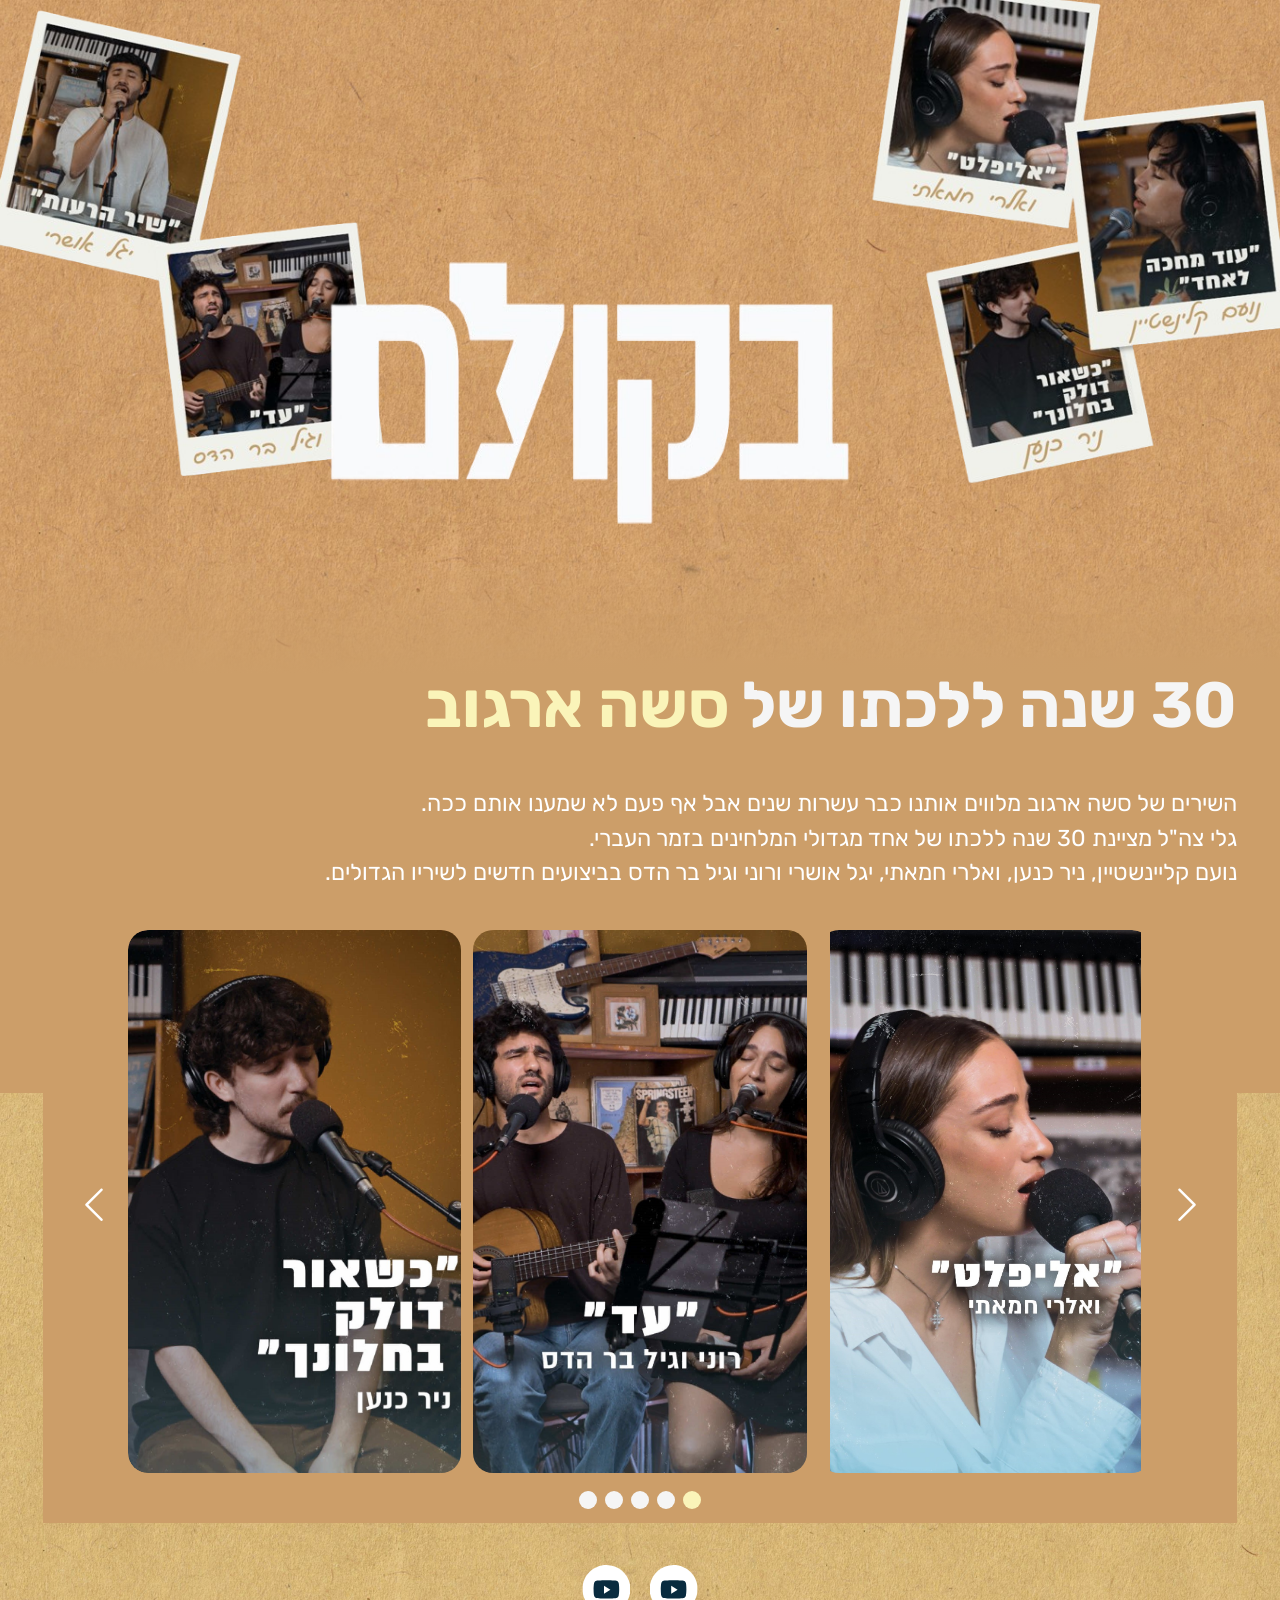
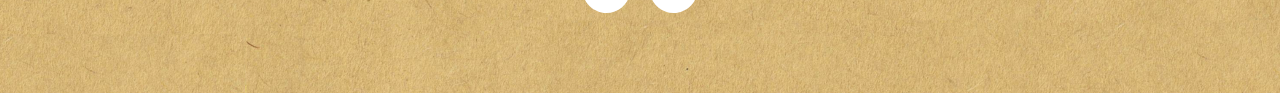
<file: bb.html>
<!doctype html>
<html lang="he" dir="rtl">
<head>
<meta charset="utf-8" />
<meta name="viewport" content="width=device-width,initial-scale=1" />
<link rel="preconnect" href="https://fonts.googleapis.com">
<link rel="preconnect" href="https://fonts.gstatic.com" crossorigin>
<link href="https://fonts.googleapis.com/css2?family=Assistant:wght@200..800&family=Rubik:ital,wght@0,300..900;1,300..900&family=Varela+Round&display=swap" rel="stylesheet">
<title>30 שנה לסשה ארגוב</title>
<link rel="stylesheet" href="https://cdn.jsdelivr.net/npm/swiper@8/swiper-bundle.min.css" />
<link rel="stylesheet" href="styles2.css" />
<link rel="stylesheet" href="https://cdn.jsdelivr.net/npm/bootstrap-icons@1.11.3/font/bootstrap-icons.min.css">
<style>
body {
  margin: 0;
  padding: 0;
  overflow-x: hidden; /* מונע גלילה מיותרת */
}

    .banner {
    position: relative;
    background-image: url("bg-2.png");
    background-size: cover;
    background-repeat: no-repeat;
    overflow: hidden;
    min-height: 900px;
}

    .banner .big-logo {
        position: absolute;
        top: 212px;
        left: 50%;
        transform: translateX(-50%);
        padding-right: 80px;
    }

        .banner .big-logo img {
            height: 406px;
        }

    .banner .left-side {
        position: absolute;
        left: 0;
        width: 735px;
        height: 900px;
        background-image: url("רוני_וגיל_בר_הדס-removebg-preview.png");
        background-size: contain;
        background-repeat: no-repeat;
    }

    .banner .right-side {
        position: absolute;
        right: 0;
        width: 764px;
        height: 900px;
        background-image: url("trytyry1.png");
        background-size: contain;
        background-repeat: no-repeat;

    }

    .banner .gradient {
        position: absolute;
        bottom: 0;
        height: 250px;
        width: 100%;
        background: linear-gradient(180deg, rgba(9, 43, 63, 0) 0%, #cc9e69 100%);
    }

.full-width-container {
    position: relative;
    background-position: bottom center;
    background-repeat: no-repeat;
    background-size: contain;
    background-color: #cc9e69;
}

.content-container {
    max-width: 1280px;
    margin: 0 auto;
    padding-bottom: 30px;
}

.about-project {
    margin-bottom: 140px;
}

    .about-project .title {
        font-size: 64px;
        font-family: "Rubik", sans-serif;
        font-weight: bold;
        line-height: 60.67px;
        margin-bottom: 16px;
        color: whitesmoke;
    }

        .about-project .title .highlight {
            color: #FAF4B9;
        }

    .about-project .description {
        max-width: 950px;
        font-size: 23px;
        line-height: 1.5;
        font-family: "Rubik", sans-serif;
        color: white;
        white-space: pre-line;
    }

.producers {
    margin: 0 auto;
    max-width: 815px;
    text-align: center;
    font-size: 16px;
    font-weight: 400;
    line-height: 1.75;
}

    .producers .item {
        margin-left: 16px;
        display: inline-block;
    }

        .producers .item:last-child {
            margin-left: 0;
        }

        .producers .item .title {
            margin-left: 4px;
        }

            .producers .item .title:last-child {
                margin-left: 0;
            }

    .producers .value {
        font-weight: bold;
    }

    .songs-slider {
  margin-bottom: 0;
  padding-bottom: 0;
}

@media (min-width: 1367px) and (max-width: 1700px) {
    .banner .left-side {
        width: 500px;
    }

    .banner .right-side {
        width: 550px;
    }
}

@media (min-width: 1025px) and (max-width: 1366px) {
    .banner {
        min-height: 675px;
    }

        .banner .big-logo {
            top: 244px;
        }

            .banner .big-logo img {
                height: 304px;
            }

        .banner .left-side {
            width: 443px;
            height: 675px;
        }

        .banner .right-side {
            width: 450px;
            height: 627px;
        }

        .banner .gradient {
            height: 120px;
        }

    .full-width-container {
        background-image: url("עיצוב ללא שם (4).png");
    }

    .content-container {
        max-width: 100%;
        margin: 0 auto;
        padding: 0 43px 30px 43px;
    }
}

@media (min-width: 768px) and (max-width: 1024px) {
    .banner {
        min-height: 443px;
    }

        .banner .big-logo {
            top: 100%;
        }

            .banner .big-logo img {
                height: 140px;
            }

        .banner .left-side {
            width: 304px;
            height: 443px;
            background-image: url("https://i.imgur.com/s2mxU86.png");
        }

        .banner .right-side {
            top: 95px;
            width: 180px;
            height: 350px;
            background-image: url("https://i.imgur.com/uZvaoI2.jpeg");
        }

        .banner .gradient {
            height: 0;
        }

    .full-width-container {
        background-image: url("");
    }

    .content-container {
        max-width: 100%;
        padding-bottom: 290px;
    }

    .about-project {
        margin-bottom: 80px;
        padding: 0 30px;
    }

        .about-project .title {
            font-size: 40px;
            line-height: 40px;
            margin-bottom: 8px;
        }

            .about-project .title .highlight {
                color: #FAF4B9;
            }

        .about-project .description {
            max-width: 100%;
            font-size: 20px;
            line-height: 30px;
        }

    .producers {
        max-width: 100%;
        text-align: right;
        padding: 0 30px;
    }
}

@media screen and (max-width: 850px) {
    .banner {
        background-image: url("bg-2.png");
        background-size: cover;
        min-height: 725px;
    }

        .banner .big-logo {
            top: 310px;
        }

            .banner .big-logo img {
                height: 100%; width: 100%; object-fit: contain;
            }

        .banner .left-side {
            height: 100%;
            background-image: url("טאב_שמאל_טלפון-removebg-preview.png");
            padding-top: 50px;
        }

        .banner .right-side {
            top: 254px;

            background-image: url("טאב_ימין_טלפון-removebg-preview.png");
        }

        .banner .gradient {
            height: 180px;
        }

    .full-width-container {
        background-image: url("");
    }

    .content-container {
        max-width: 100%;
    }

    .about-project {
        margin-bottom: 80px;
        padding: 0 30px;
    }

        .about-project .title {
            font-size: 35px;
            font-weight: bold;
            line-height: 40px;
            margin-bottom: 8px;
        }

        .about-project .description {
            max-width: 100%;
        }

    .producers {
        max-width: 100%;
        text-align: right;
        padding: 0 30px;
    }

    
  .banner .left-side {
    width: 80vw;
  }

  .banner .right-side {
    width: 70vw;
    margin-top: 10px;
  }
}

.page {
    position: relative;
    min-height: 100vh;
}


.slider-wrapper {
  max-width: 1200px;
  margin: 0 auto;
}


.swiper-button-next {
  right: 0px;
  color: white;
  font-size: 40px;
}

.swiper-button-prev {
  left: 0px;
  color: white;
  font-size: 40px;
}

.floating-icons {
  bottom: 30px;
  left: 50%;
    transform: translateX(-50%);

  display: flex;
  gap: 20px;
  position: absolute;
}

.icon-circle {
  width: 60px;
  height: 60px;
  background: white;
  border-radius: 50%;
  
  display: flex;
  align-items: center;
  justify-content: center;

  font-size: 24px;
  color: black;

  box-shadow: 0 4px 12px rgba(0,0,0,0.2);
  cursor: pointer;
}

.icon-circle:hover {
  transform: scale(1.1);
}

.icon-circle:active {
  transform: scale(0.95);
}

@media screen and (max-width: 1024px) {
  .banner {
    min-height: 620px;
  }

  .banner .big-logo {
    width: min(320px, 55vw);
    height: 100%;
    top: 40%;
  }

  .banner .left-side {
    width: 70vw;
  }

  .banner .right-side {
    width: 70vw;
    margin-top: 10px;
  }

  .banner .gradient {
    height: 120px;
  }
}



</style>
</head>

<body>

<!-- באנר -->
<div class="banner">
    <div class="left-side"></div>

    <div class="big-logo">
        <img src="bekolamLogo.png" alt="img-logo"  draggable="false">
    </div>

    <div class="right-side"></div>
    <div class="gradient"></div>
</div>

<!-- תוכן -->
<div class="full-width-container">
<div class="content-container">

    <!-- על הפרויקט -->
    <div class="about-project">
        <h1 class="title" style="margin-top: 0px;">
           30 שנה ללכתו של<span class="highlight"> סשה ארגוב</span> 
        </h1>

        <div class="description">
           השירים של סשה ארגוב מלווים אותנו כבר עשרות שנים אבל אף פעם לא שמענו אותם ככה. 
גלי צה"ל מציינת 30 שנה ללכתו של אחד מגדולי המלחינים בזמר העברי.
 נועם קליינשטיין, ניר כנען, ואלרי חמאתי, יגל אושרי ורוני וגיל בר הדס בביצועים חדשים לשיריו הגדולים.
        </div>

        <section class="songs-slider" style="background-color: #cc9e69;">
        <div class="card__container swiper">
          <div class="card__content">
            <div class="swiper-wrapper">

                <article class="card__article swiper-slide">
                <div class="card__image">
                  <img src="אליפלט 1.jpg" alt="image" class="card__img">
                </div>
              </article>

              <article class="card__article swiper-slide">
                <div class="card__image">
                  <img src="עד - Copy1.jpg" alt="image" class="card__img">
                </div>
              </article>

              <article class="card__article swiper-slide">
                <div class="card__image">
                  <img src="כשאור דולק בחלונך.jpg" alt="image" class="card__img">
                </div>
              </article>

              <article class="card__article swiper-slide">
                <div class="card__image">
                  <img src="שיר הרעות.jpg" alt="image" class="card__img">
                </div>
              </article>

              <article class="card__article swiper-slide">
                <div class="card__image">
                  <img src="עוד מחכה לאחד.jpg" alt="image" class="card__img">
                </div>
              </article>
            </div>
          </div>

          <div class="swiper-button-next">
            <i class="bi bi-chevron-right"></i>
          </div>

          <div class="swiper-button-prev">
            <i class="bi bi-chevron-left"></i>
          </div>

          <div class="swiper-pagination"></div>
        </div>
      </section>

      <a href="https://www.youtube.com/watch?v=f-frZ5XF-IU&list=PLx4jClAH_07x9CG4a37tyAuV74QBVMS9K" target="_blank">
        <img src="youtube.svg" alt="youtube" class="floating-icons" style="bottom: 80px; left: 50%; transform: translateX(-120%);"> 
      </a>

      <a href="https://www.youtube.com/watch?v=f-frZ5XF-IU&list=PLx4jClAH_07x9CG4a37tyAuV74QBVMS9K" target="_blank">
        <img src="youtube.svg" alt="youtube" class="floating-icons" style="bottom: 80px; left: 50%; transform: translateX(20%);"> 
      </a>

    </div>

    

    </div>
  </div>

  

<script src="https://cdn.jsdelivr.net/npm/swiper@8/swiper-bundle.min.js"></script>
  <script>
  let swiperCards = new Swiper(".card__content", {
  loop: true,
  spaceBetween: 12,
  grabCursor: true,
  centeredSlides: false,

  slidesPerView: 1.1, // 🔥 תמונה אחת + הצצה

  autoplay: {
    delay: 3000,
    disableOnInteraction: false,
  },

  pagination: {
    el: ".swiper-pagination",
    clickable: true,
  },

  navigation: {
    nextEl: ".swiper-button-next",
    prevEl: ".swiper-button-prev",
  },

  breakpoints: {
    768: {
      slidesPerView: 1,
      centeredSlides: true,
    },
    968: {
      slidesPerView: 3,
    },
  },
});
</script>

</div>
</div>


</body>
</html>
</file>
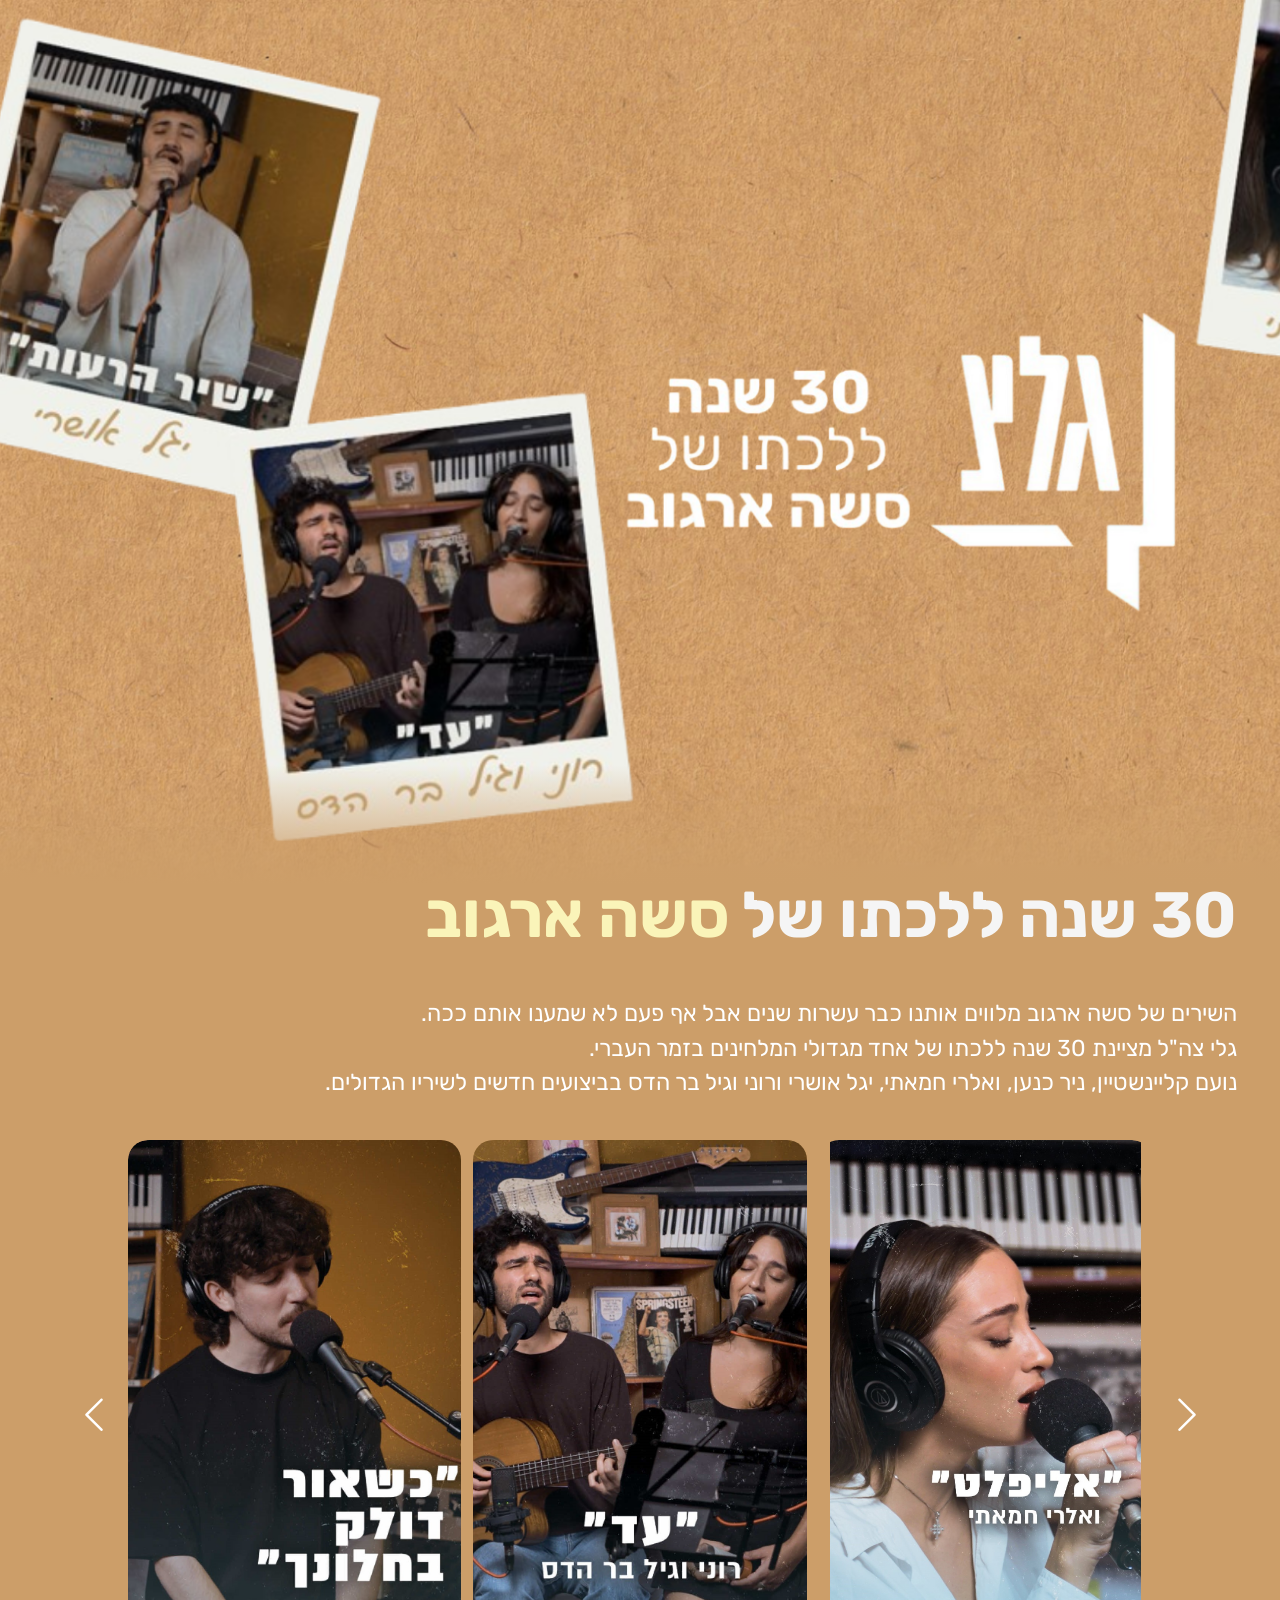
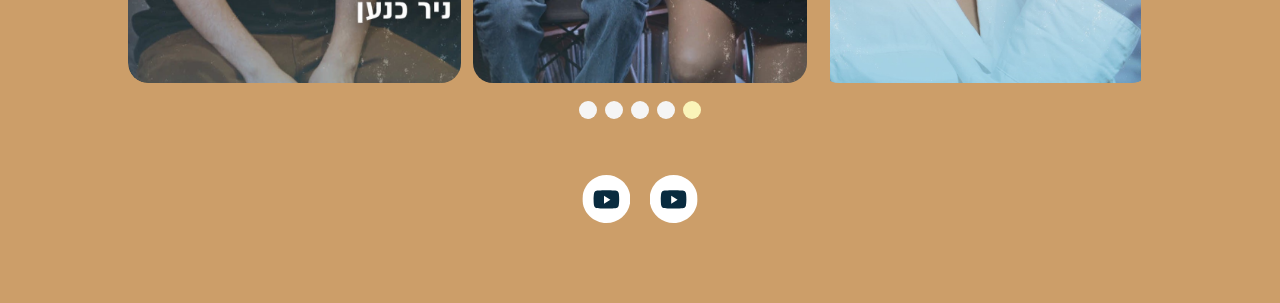
<file: try3.html>
<!doctype html>
<html lang="he" dir="rtl">
<head>
<meta charset="utf-8" />
<meta name="viewport" content="width=device-width,initial-scale=1" />
<link rel="preconnect" href="https://fonts.googleapis.com">
<link rel="preconnect" href="https://fonts.gstatic.com" crossorigin>
<link href="https://fonts.googleapis.com/css2?family=Assistant:wght@200..800&family=Rubik:ital,wght@0,300..900;1,300..900&family=Varela+Round&display=swap" rel="stylesheet">
<title>30 שנה לסשה ארגוב</title>
<link rel="stylesheet" href="https://cdn.jsdelivr.net/npm/swiper@8/swiper-bundle.min.css" />
<link rel="stylesheet" href="styles3.css" />
<link rel="stylesheet" href="https://cdn.jsdelivr.net/npm/bootstrap-icons@1.11.3/font/bootstrap-icons.min.css">
<style>
body {
  margin: 0;
  padding: 0;
  overflow-x: hidden; /* מונע גלילה מיותרת */
}

    .banner {
    position: relative;
    background-image: url("background-on-comp.png");
    background-size: cover;
    background-repeat: no-repeat;
    overflow: hidden;
    min-height: 900px;
    object-fit: cover;
}

    .banner .big-logo {
        position: absolute;
        top: 212px;
        left: 50%;
        transform: translateX(-50%);
        padding-right: 80px;
    }

        .banner .big-logo img {
            height: 406px;
        }

    .banner .left-side {
        position: absolute;
        left: 0;
        width: 735px;
        height: 900px;
        background-image: url("רוני_וגיל_בר_הדס-removebg-preview.png");
        background-size: contain;
        background-repeat: no-repeat;
    }

    .banner .right-side {
        position: absolute;
        right: 0;
        width: 764px;
        height: 900px;
        background-image: url("trytyry1.png");
        background-size: contain;
        background-repeat: no-repeat;

    }

    .banner .gradient {
        position: absolute;
        bottom: 0;
        height: 250px;
        width: 100%;
        background: linear-gradient(180deg, rgba(9, 43, 63, 0) 0%, #cc9e69 100%);
    }

.full-width-container {
    position: relative;
    background-position: bottom center;
    background-repeat: no-repeat;
    background-size: contain;
    background-color: #cc9e69;
}

.content-container {
    max-width: 1280px;
    margin: 0 auto;
    padding-bottom: 30px;
}

.about-project {
    margin-bottom: 140px;
}

    .about-project .title {
        font-size: 64px;
        font-family: "Rubik", sans-serif;
        font-weight: bold;
        line-height: 60.67px;
        margin-bottom: 16px;
        color: whitesmoke;
    }

        .about-project .title .highlight {
            color: #FAF4B9;
        }

    .about-project .description {
        max-width: 950px;
        font-size: 23px;
        line-height: 1.5;
        font-family: "Rubik", sans-serif;
        color: white;
        white-space: pre-line;
    }

.producers {
    margin: 0 auto;
    max-width: 815px;
    text-align: center;
    font-size: 16px;
    font-weight: 400;
    line-height: 1.75;
}

    .producers .item {
        margin-left: 16px;
        display: inline-block;
    }

        .producers .item:last-child {
            margin-left: 0;
        }

        .producers .item .title {
            margin-left: 4px;
        }

            .producers .item .title:last-child {
                margin-left: 0;
            }

    .producers .value {
        font-weight: bold;
    }

    .songs-slider {
  margin-bottom: 0;
  padding-bottom: 0;
}

@media (min-width: 1367px) and (max-width: 1700px) {
    .banner .left-side {
        width: 500px;
    }

    .banner .right-side {
        width: 550px;
    }
}

@media (min-width: 1025px) and (max-width: 1366px) {
    .banner {
        min-height: 885px;
    }

        .banner .big-logo {
            top: 244px;
        }

            .banner .big-logo img {
                height: 304px;
            }

        .banner .left-side {
            width: 443px;
            height: 675px;
        }

        .banner .right-side {
            width: 450px;
            height: 627px;
        }

        .banner .gradient {
            height: 120px;
        }

    .full-width-container {
        background-image: url("");
    }

    .content-container {
        max-width: 100%;
        margin: 0 auto;
        padding: 0 43px 30px 43px;
    }
}

@media (min-width: 768px) and (max-width: 1024px) {
    .banner {
        width: 100%;
  height: 100%;
  object-fit: cover;
    }

        .banner .big-logo {
            top: 100%;
        }

            .banner .big-logo img {
                height: 140px;
            }

        .banner .left-side {
            width: 304px;
            height: 443px;
            background-image: url("https://i.imgur.com/s2mxU86.png");
        }

        .banner .right-side {
            top: 95px;
            width: 180px;
            height: 350px;
            background-image: url("https://i.imgur.com/uZvaoI2.jpeg");
        }

        .banner .gradient {
            height: 0;
        }

    .full-width-container {
        background-image: url("");
    }

    .content-container {
        max-width: 100%;
        padding-bottom: 290px;
    }

    .about-project {
        margin-bottom: 80px;
        padding: 0 30px;
    }

        .about-project .title {
            font-size: 40px;
            line-height: 40px;
            margin-bottom: 8px;
        }

            .about-project .title .highlight {
                color: #FAF4B9;
            }

        .about-project .description {
            max-width: 100%;
            font-size: 20px;
            line-height: 30px;
        }

    .producers {
        max-width: 100%;
        text-align: right;
        padding: 0 30px;
    }
}

@media screen and (max-width: 1000px) {
    .banner {
        background-image: url("backgrond-top-on-mobile.png");
  background-size: fill;
  background-position: center top; /* או center, bottom */
  height: 200px;
    }

        .banner .big-logo {
            top: 310px;
        }

            .banner .big-logo img {
                height: 100%; width: 100%; object-fit: contain;
            }

        .banner .left-side {
            height: 100%;
            background-image: url("טאב_שמאל_טלפון-removebg-preview.png");
            padding-top: 50px;
        }

        .banner .right-side {
            top: 254px;

            background-image: url("טאב_ימין_טלפון-removebg-preview.png");
        }

        .banner .gradient {
            height: 180px;
        }

    .full-width-container {
        background-image: url("");
    }

    .content-container {
        max-width: 100%;
    }

    .about-project {
        margin-bottom: 80px;
        padding: 0 30px;
    }

        .about-project .title {
            font-size: 35px;
            font-weight: bold;
            line-height: 40px;
            margin-bottom: 8px;
        }

        .about-project .description {
            max-width: 100%;
        }

    .producers {
        max-width: 100%;
        text-align: right;
        padding: 0 30px;
    }

    
  .banner .left-side {
    width: 80vw;
  }

  .banner .right-side {
    width: 70vw;
    margin-top: 10px;
  }
}

.page {
    position: relative;
    min-height: 100vh;
}


.slider-wrapper {
  max-width: 1200px;
  margin: 0 auto;
}


.swiper-button-next {
  right: 0px;
  color: white;
  font-size: 40px;
}

.swiper-button-prev {
  left: 0px;
  color: white;
  font-size: 40px;
}

.floating-icons {
  bottom: 30px;
  left: 50%;
    transform: translateX(-50%);

  display: flex;
  gap: 20px;
  position: absolute;
}

.icon-circle {
  width: 60px;
  height: 60px;
  background: white;
  border-radius: 50%;
  
  display: flex;
  align-items: center;
  justify-content: center;

  font-size: 24px;
  color: black;

  box-shadow: 0 4px 12px rgba(0,0,0,0.2);
  cursor: pointer;
}

.icon-circle:hover {
  transform: scale(1.1);
}

.icon-circle:active {
  transform: scale(0.95);
}

@media screen and (max-width: 1024px) {
  .banner {
    min-height: 620px;
  }

  .banner .big-logo {
    width: min(320px, 55vw);
    height: 100%;
    top: 40%;
  }

  .banner .left-side {
    width: 70vw;
  }

  .banner .right-side {
    width: 70vw;
    margin-top: 10px;
  }

  .banner .gradient {
    height: 120px;
  }
}



</style>
</head>

<body>

<!-- באנר -->
<div class="banner">
    <!-- <div class="left-side"></div> -->

    <!-- <div class="big-logo">
        <img src="עיצוב_ללא_שם__8_-removebg-preview.png" alt="img-logo"  draggable="false">
    </div> -->

    <!-- <div class="right-side"></div> -->
    <div class="gradient"></div>
</div>

<!-- תוכן -->
<div class="full-width-container">
<div class="content-container">

    <!-- על הפרויקט -->
    <div class="about-project">
        <h1 class="title" style="margin-top: 0px;">
           30 שנה ללכתו של<span class="highlight"> סשה ארגוב</span> 
        </h1>

        <div class="description">
           השירים של סשה ארגוב מלווים אותנו כבר עשרות שנים אבל אף פעם לא שמענו אותם ככה. 
גלי צה"ל מציינת 30 שנה ללכתו של אחד מגדולי המלחינים בזמר העברי.
 נועם קליינשטיין, ניר כנען, ואלרי חמאתי, יגל אושרי ורוני וגיל בר הדס בביצועים חדשים לשיריו הגדולים.
        </div>

        <section class="songs-slider" style="background-color: #cc9e69;">
        <div class="card__container swiper">
          <div class="card__content">
            <div class="swiper-wrapper">

                <article class="card__article swiper-slide">
                <div class="card__image">
                  <img src="אליפלט 1.jpg" alt="image" class="card__img">
                </div>
              </article>

              <article class="card__article swiper-slide">
                <div class="card__image">
                  <img src="עד - Copy1.jpg" alt="image" class="card__img">
                </div>
              </article>

              <article class="card__article swiper-slide">
                <div class="card__image">
                  <img src="כשאור דולק בחלונך.jpg" alt="image" class="card__img">
                </div>
              </article>

              <article class="card__article swiper-slide">
                <div class="card__image">
                  <img src="שיר הרעות.jpg" alt="image" class="card__img">
                </div>
              </article>

              <article class="card__article swiper-slide">
                <div class="card__image">
                  <img src="עוד מחכה לאחד.jpg" alt="image" class="card__img">
                </div>
              </article>
            </div>
          </div>

          <div class="swiper-button-next">
            <i class="bi bi-chevron-right"></i>
          </div>

          <div class="swiper-button-prev">
            <i class="bi bi-chevron-left"></i>
          </div>

          <div class="swiper-pagination"></div>
        </div>
      </section>

      <a href="https://www.youtube.com/watch?v=f-frZ5XF-IU&list=PLx4jClAH_07x9CG4a37tyAuV74QBVMS9K" target="_blank">
        <img src="youtube.svg" alt="youtube" class="floating-icons" style="bottom: 80px; left: 50%; transform: translateX(-120%);"> 
      </a>

      <a href="https://www.youtube.com/watch?v=f-frZ5XF-IU&list=PLx4jClAH_07x9CG4a37tyAuV74QBVMS9K" target="_blank">
        <img src="youtube.svg" alt="youtube" class="floating-icons" style="bottom: 80px; left: 50%; transform: translateX(20%);"> 
      </a>

    </div>

    

    </div>
  </div>

  

<script src="https://cdn.jsdelivr.net/npm/swiper@8/swiper-bundle.min.js"></script>
  <script>
  let swiperCards = new Swiper(".card__content", {
  loop: true,
  spaceBetween: 12,
  grabCursor: true,
  centeredSlides: false,

  slidesPerView: 1.1, // 🔥 תמונה אחת + הצצה

  autoplay: {
    delay: 3000,
    disableOnInteraction: false,
  },

  pagination: {
    el: ".swiper-pagination",
    clickable: true,
  },

  navigation: {
    nextEl: ".swiper-button-next",
    prevEl: ".swiper-button-prev",
  },

  breakpoints: {
    768: {
      slidesPerView: 1,
      centeredSlides: true,
    },
    820: {
      slidesPerView: 2,
    },
    968: {
      slidesPerView: 3,
    },
  },
});
</script>

</div>
</div>


</body>
</html>
</file>
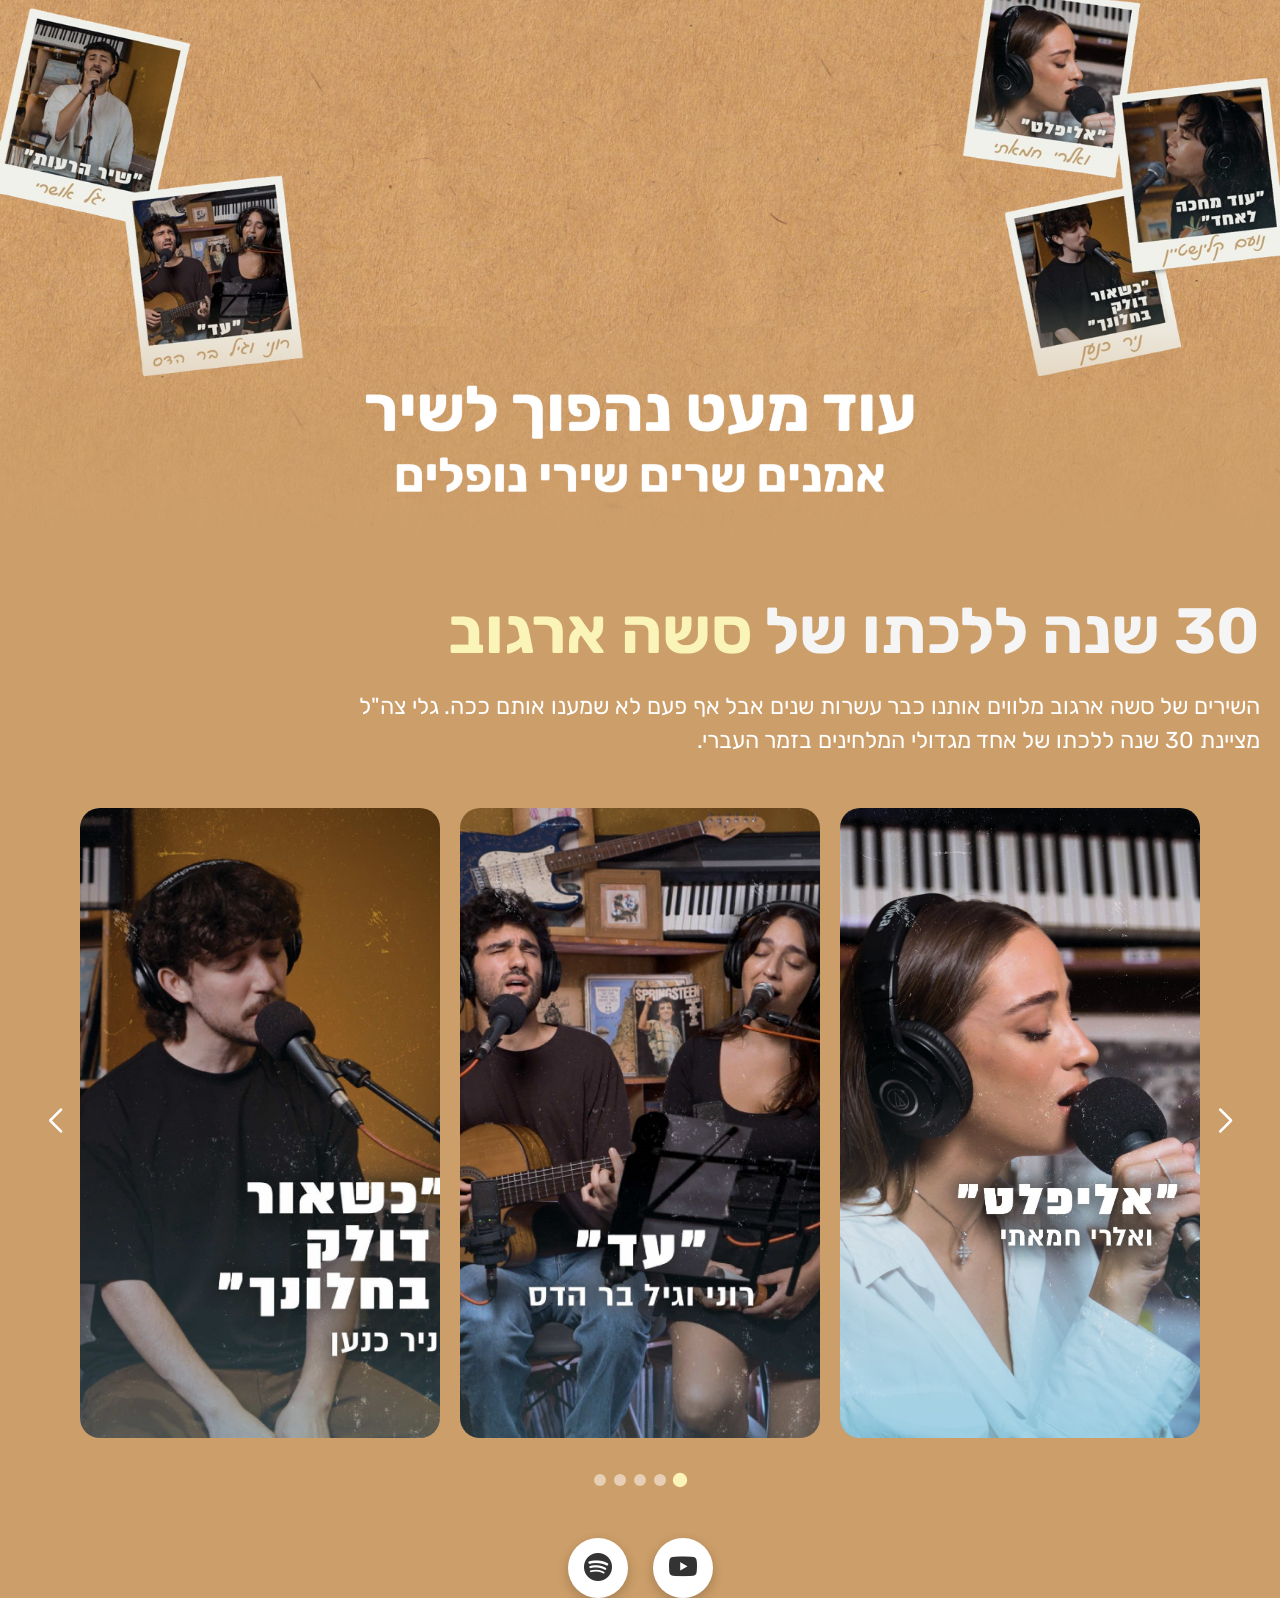
<file: try4.html>
<!doctype html>
<html lang="he" dir="rtl">
<head>
    <meta charset="utf-8" />
    <meta name="viewport" content="width=device-width,initial-scale=1" />
    <link rel="preconnect" href="https://fonts.googleapis.com">
    <link rel="preconnect" href="https://fonts.gstatic.com" crossorigin>
    <link href="https://fonts.googleapis.com/css2?family=Assistant:wght@200..800&family=Rubik:ital,wght@0,300..900;1,300..900&family=Varela+Round&display=swap" rel="stylesheet">
    <title>30 שנה לסשה ארגוב - גרסה משודרגת</title>
    
    <link rel="stylesheet" href="https://cdn.jsdelivr.net/npm/swiper@11/swiper-bundle.min.css" />
    <link rel="stylesheet" href="https://cdn.jsdelivr.net/npm/bootstrap-icons@1.11.3/font/bootstrap-icons.min.css">

    <style>
        :root {
            --main-bg: #cc9e69;
            --highlight: #FAF4B9;
        }

        body {
            margin: 0;
            padding: 0;
            overflow-x: hidden;
            font-family: "Rubik", sans-serif;
            background-color: var(--main-bg);
        }

        /* --- Banner Section --- */
        .banner {
    position: relative;
    background-image: url("bg-2.png");
    background-size: cover;
    background-repeat: no-repeat;
    min-height: 900px;
    display: flex;
    flex-direction: column; /* מאפשר ללוגו לרדת למטה בקלות במסכים קטנים */
    align-items: center;
    overflow: hidden;
}

        .banner .left-side, .banner .right-side {
    position: absolute;
    top: 0;
    height: 900px;
    background-size: contain;
    background-repeat: no-repeat;
    z-index: 1;
    transition: opacity 0.3s;
}

.banner .left-side { left: 0; width: 735px; background-image: url("רוני_וגיל_בר_הדס-removebg-preview.png"); }
.banner .right-side { right: 0; width: 764px; background-image: url("trytyry1.png"); }
        /* מצב ברירת מחדל למסך גדול - הלוגו צף במרכז */
.banner .big-logo {
    position: absolute;
    top: 370px;
    left: 50%;
    transform: translateX(-50%);
    z-index: 5;
    text-align: center;
    transition: all 0.5s ease;
}

.banner .big-logo img { 
    height: 160px; 
    width: auto;
}

        .banner .gradient {
            position: absolute;
            bottom: 0;
            height: 250px;
            width: 100%;
            background: linear-gradient(180deg, rgba(9, 43, 63, 0) 0%, var(--main-bg) 100%);
            z-index: 2;
        }

        /* --- Content Container --- */
        /* .full-width-container { padding: 50px 0; } */

        .content-container {
            max-width: 1280px;
            margin: 0 auto;
            padding: 0 20px;
        }

        .about-project .title {
            font-size: 64px;
            font-weight: bold;
            color: whitesmoke;
            margin-bottom: 20px;
        }

        .about-project .title .highlight { color: var(--highlight); }

        .about-project .description {
            max-width: 950px;
            font-size: 23px;
            line-height: 1.5;
            color: white;
            margin-bottom: 50px;
        }

        /* --- Swiper Carousel Section --- */
        .carousel-wrapper {
            position: relative;
            padding: 0 60px; /* מקום לחצים */
            margin-top: 40px;
        }

        .swiper {
            width: 100%;
            padding-bottom: 60px;
        }

        .card__article {
            background: rgba(255, 255, 255, 0.1);
            border-radius: 20px;
            overflow: hidden;
            transition: transform 0.3s ease;
            display: flex;
            flex-direction: column;
            height: auto;
        }

        .card__image {
            width: 100%;
            height: 630px; 
            overflow: hidden;
        }

        .card__img {
            width: 100%;
            height: 100%;
            object-fit: cover; /* גורם לתמונה למלא את כל הגובה בלי להתעוות */
            transition: transform 0.4s ease;
        }

        .card__article:hover .card__img { transform: scale(1.05); }

        .card-data {
            padding: 20px;
            text-align: center;
            color: white;
        }

        .card-title {
            font-size: 22px;
            margin: 10px 0;
            font-weight: bold;
        }

        /* --- Navigation Buttons --- */
        .swiper-button-prev, .swiper-button-next {
            color: white;
            width: 50px;
            height: 50px;
            border-radius: 50%;
            top: 45%;
        }

        .swiper-button-prev::after, .swiper-button-next::after { font-size: 24px; font-weight: bold; }

        .swiper-pagination-bullet { background: white; opacity: 0.5; width: 12px; height: 12px; }
        .swiper-pagination-bullet-active { background: var(--highlight); opacity: 1; transform: scale(1.2); }

        /* --- Footer Icons --- */
        .footer-icons {
            display: flex;
            justify-content: center;
            gap: 25px;
            margin-top: 40px;
        }

        .icon-circle {
            width: 60px;
            height: 60px;
            background: white;
            border-radius: 50%;
            display: flex;
            align-items: center;
            justify-content: center;
            font-size: 28px;
            color: #333;
            box-shadow: 0 4px 12px rgba(0,0,0,0.2);
            transition: transform 0.3s;
        }

        .icon-circle:hover { transform: translateY(-5px); }

        /* --- Responsive --- */
        @media (max-width: 1024px) {
            .banner { min-height: 600px; }
            .banner .left-side, .banner .right-side { width: 45%; height: 600px; }
            .banner .big-logo img { height: 180px; top:}
            .about-project .title { font-size: 40px; }
            .carousel-wrapper { padding: 0 20px; }
            .swiper-button-prev, .swiper-button-next { display: none; } /* במובייל עדיף סלייד חלק בלי חצים */
        }

 @media screen and (min-width: 800px) and (max-width: 1872px) {
    .banner {
        min-height: 850px; /* קיצור קל של הגובה הכללי */
    }

    /* הקטנת תמונות הצד משמעותית כדי לפנות מקום במרכז */
    .banner .left-side { 
        width: 650px; 
        height: 700px; /* הקטנת גובה התמונה */
        background-position: left top; 
    }
    
    .banner .right-side { 
        width: 650px; 
        height: 700px; /* הקטנת גובה התמונה */
        background-position: right top;
    }

    
    
}

 @media screen and (min-width: 793px) and (max-width: 1691px) {
    .banner {
        min-height: 550px; /* קיצור קל של הגובה הכללי */
    }

    /* הקטנת תמונות הצד משמעותית כדי לפנות מקום במרכז */
    .banner .left-side { 
        width: 500px; 
        height: 600px; /* הקטנת גובה התמונה */
        background-position: left top; 
    }
    
    .banner .right-side { 
        width: 500px; 
        height: 600px; /* הקטנת גובה התמונה */
        background-position: right top;
    }

    
    
}

@media screen and (min-width: 785px) and (max-width: 1506px) {
    .banner {
        min-height: 550px; /* קיצור קל של הגובה הכללי */
    }

    /* הקטנת תמונות הצד משמעותית כדי לפנות מקום במרכז */
    .banner .left-side { 
        width: 450px; 
        height: 600px; /* הקטנת גובה התמונה */
        background-position: left top; 
    }
    
    .banner .right-side { 
        width: 450px; 
        height: 600px; /* הקטנת גובה התמונה */
        background-position: right top;
    }

    .banner .big-logo img { height: 140px; }

    
    
}

@media screen and (min-width: 800px) and (max-width: 1345px) {
    .banner {
        min-height: 550px; /* קיצור קל של הגובה הכללי */
    }

    /* הקטנת תמונות הצד משמעותית כדי לפנות מקום במרכז */
    .banner .left-side { 
        width: 350px; 
        height: 600px; /* הקטנת גובה התמונה */
        background-position: left top; 
    }
    
    .banner .right-side { 
        width: 350px; 
        height: 600px; /* הקטנת גובה התמונה */
        background-position: right top;
    }

    .banner .big-logo img { height: 140px; }

    
    
}

/* 2. התאמות למסכי מובייל (מתחת ל-767px) */
@media (max-width: 799px) {
    .banner { 
        min-height: 600px; 
        display: flex;
        flex-direction: column;
        justify-content: flex-end; 
    }
    
    /* במובייל התמונות הופכות לרקע קטן יותר בצדדים */
    .banner .left-side, .banner .right-side { 
        width: 50%; 
        height: 450px; 
    }
    
    .banner .big-logo {
        position: relative;
        top: 0;
        margin-bottom: 30px;
        transform: none;
        left: 0;
    }

    .banner .big-logo img { 
        height: 130px; 
    }
    
    .about-project .title { 
        font-size: 38px; 
    }
}

        
    </style>
</head>

<body>

    <div class="banner">
        <div class="left-side"></div>
        <div class="big-logo">
            <img src="30_שנה_ללכתו_של_סשה_ארגוב__3_-removebg-preview.png" alt="img-logo">
        </div>
        <div class="right-side"></div>
        <div class="gradient"></div>
    </div>

    <div class="full-width-container">
        <div class="content-container">
            <div class="about-project">
                <h1 class="title">
                    30 שנה ללכתו של <span class="highlight">סשה ארגוב</span>
                </h1>
                <div class="description">
                    השירים של סשה ארגוב מלווים אותנו כבר עשרות שנים אבל אף פעם לא שמענו אותם ככה. 
                    גלי צה"ל מציינת 30 שנה ללכתו של אחד מגדולי המלחינים בזמר העברי.
                </div>
            </div>

            <div class="carousel-wrapper">
                <div class="swiper-button-prev"></div>
                <div class="swiper-button-next"></div>

                <div class="swiper mySwiper">
                    <div class="swiper-wrapper">
                        
                        <div class="swiper-slide">
                            <article class="card__article">
                                <div class="card__image">
                                    <img src="אליפלט 1.jpg" alt="אליפלט" class="card__img">
                                </div>
                                <!-- <div class="card-data">
                                    <div class="card-title">אליפלט</div>
                                    <a href="#" class="icon-circle" style="width: 40px; height: 40px; font-size: 18px; margin: 0 auto;"><i class="bi bi-play-fill"></i></a>
                                </div> -->
                            </article>
                        </div>

                        <div class="swiper-slide">
                            <article class="card__article">
                                <div class="card__image">
                                    <img src="עד - Copy1.jpg" alt="עד" class="card__img">
                                </div>
                                <!-- <div class="card-data">
                                    <div class="card-title">עד</div>
                                    <div class="icon-circle" style="width: 40px; height: 40px; font-size: 18px; margin: 0 auto;"><i class="bi bi-play-fill"></i></div>
                                </div> -->
                            </article>
                        </div>

                        <div class="swiper-slide">
                            <article class="card__article">
                                <div class="card__image">
                                    <img src="כשאור דולק בחלונך.jpg" alt="כשאור דולק" class="card__img">
                                </div>
                                <!-- <div class="card-data">
                                    <div class="card-title">כשאור דולק בחלונך</div>
                                    <div class="icon-circle" style="width: 40px; height: 40px; font-size: 18px; margin: 0 auto;"><i class="bi bi-play-fill"></i></div>
                                </div> -->
                            </article>
                        </div>

                        <div class="swiper-slide">
                            <article class="card__article">
                                <div class="card__image">
                                    <img src="שיר הרעות.jpg" alt="שיר הרעות" class="card__img">
                                </div>
                                <!-- <div class="card-data">
                                    <div class="card-title">שיר הרעות</div>
                                    <div class="icon-circle" style="width: 40px; height: 40px; font-size: 18px; margin: 0 auto;"><i class="bi bi-play-fill"></i></div>
                                </div> -->
                            </article>
                        </div>

                        <div class="swiper-slide">
                            <article class="card__article">
                                <div class="card__image">
                                    <img src="עוד מחכה לאחד.jpg" alt="עוד מחכה לאחד" class="card__img">
                                </div>
                                <!-- <div class="card-data">
                                    <div class="card-title">עוד מחכה לאחד</div>
                                    <div class="icon-circle" style="width: 40px; height: 40px; font-size: 18px; margin: 0 auto;"><i class="bi bi-play-fill"></i></div>
                                </div> -->
                            </article>
                        </div>

                    </div>
                    <div class="swiper-pagination"></div>
                </div>
            </div>

            <div class="footer-icons">
                <a href="https://youtube.com/..." target="_blank" class="icon-circle">
                    <i class="bi bi-youtube"></i>
                </a>
                <a href="https://spotify.com/..." target="_blank" class="icon-circle">
                    <i class="bi bi-spotify"></i>
                </a>
            </div>

        </div>
    </div>

    <script src="https://cdn.jsdelivr.net/npm/swiper@11/swiper-bundle.min.js"></script>
    <script>
        const swiper = new Swiper('.mySwiper', {
            slidesPerView: 1.1,
            spaceBetween: 20,
            loop: true,
            centeredSlides: true,
            autoplay: {
                delay: 3500,
                disableOnInteraction: false,
            },
            pagination: {
                el: '.swiper-pagination',
                clickable: true,
            },
            navigation: {
                nextEl: '.swiper-button-next',
                prevEl: '.swiper-button-prev',
            },
            breakpoints: {
                768: {
                    slidesPerView: 2,
                    centeredSlides: false,
                },
                1024: {
                    slidesPerView: 3,
                    centeredSlides: false,
                }
            }
        });
    </script>
</body>
</html>
</file>
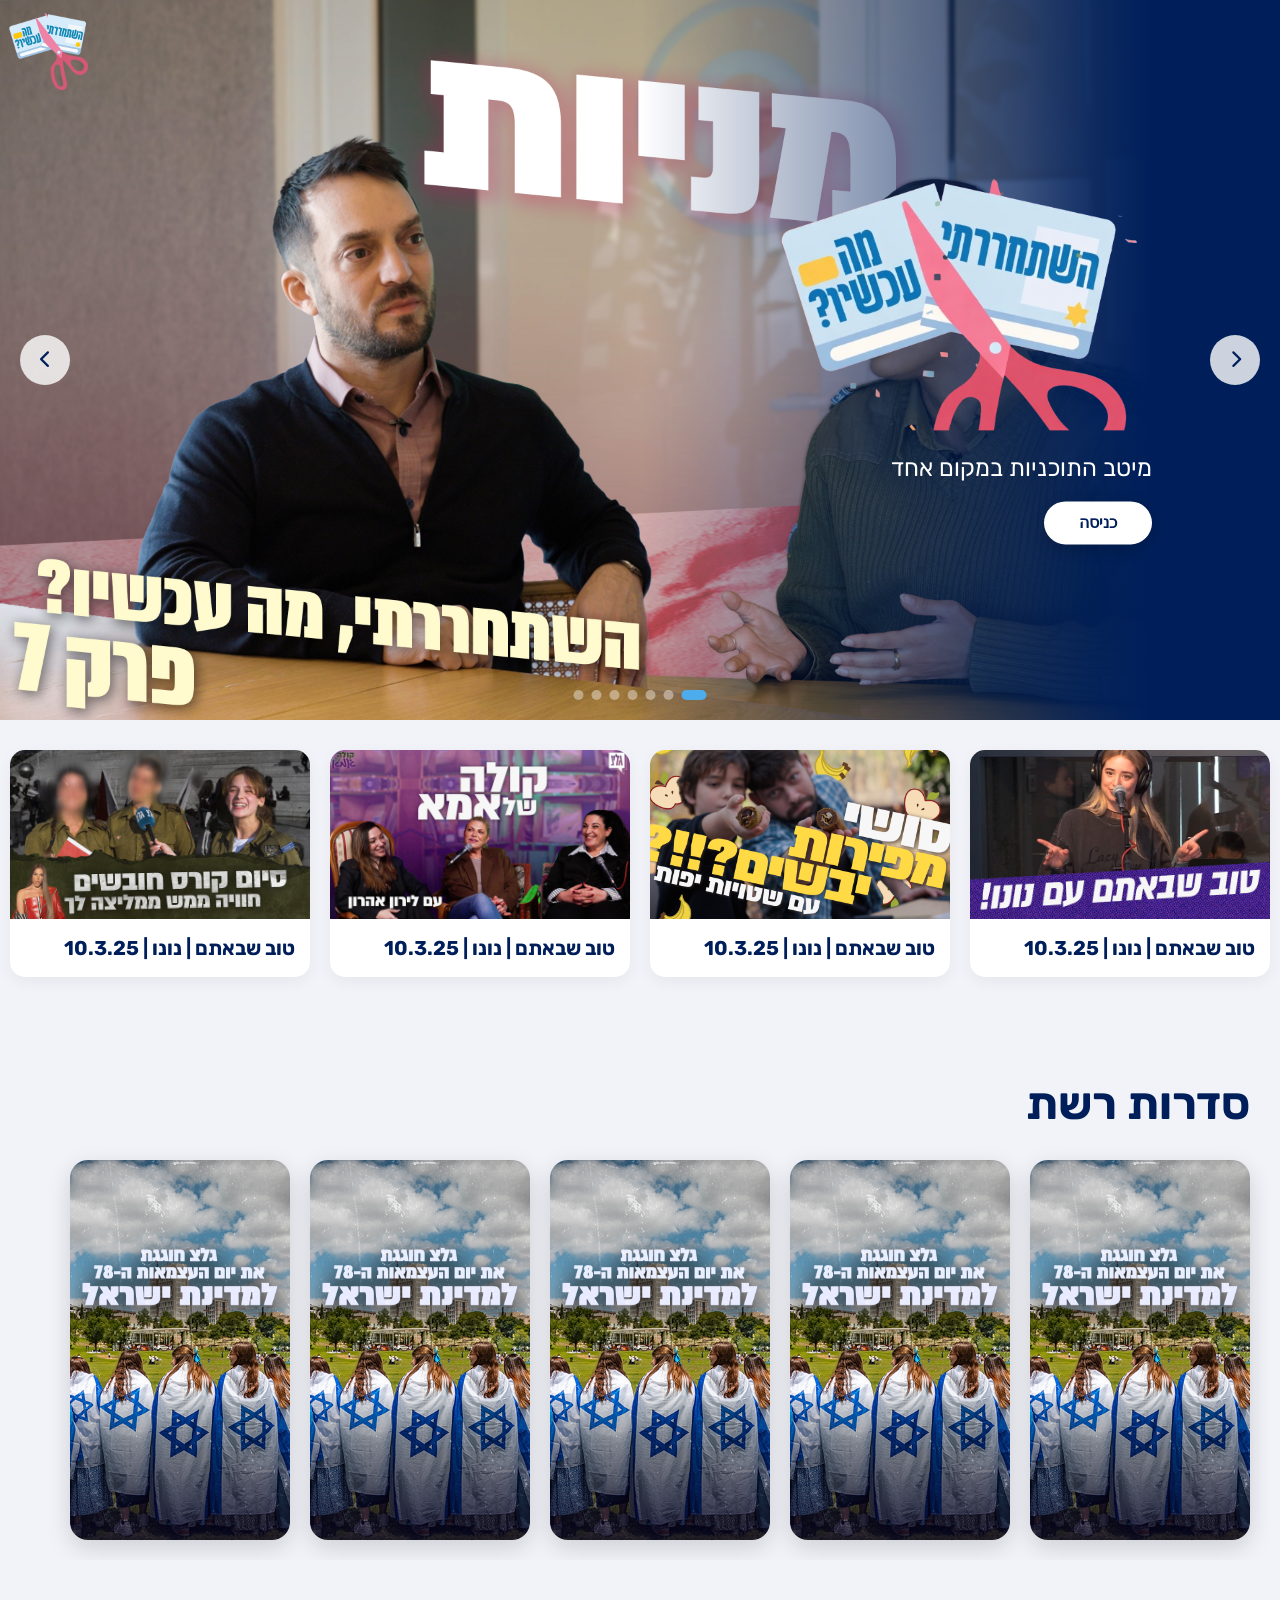
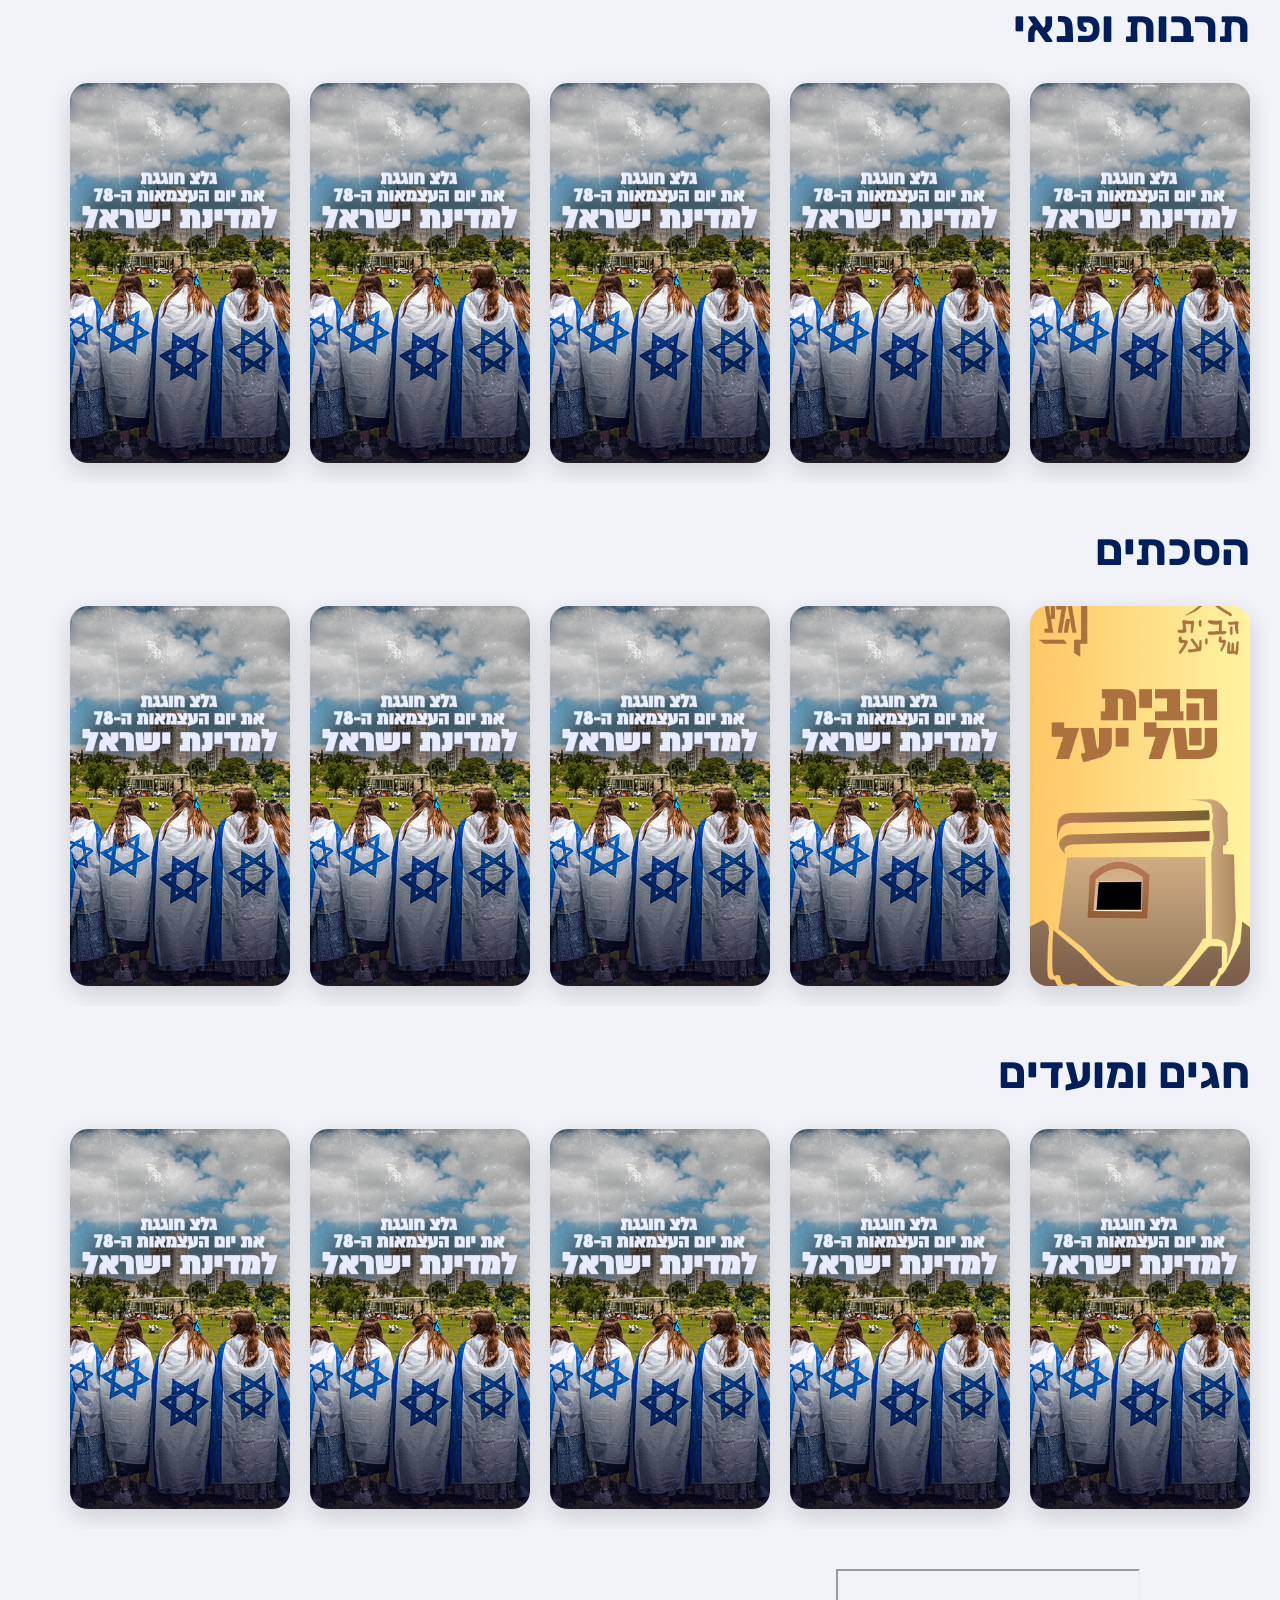
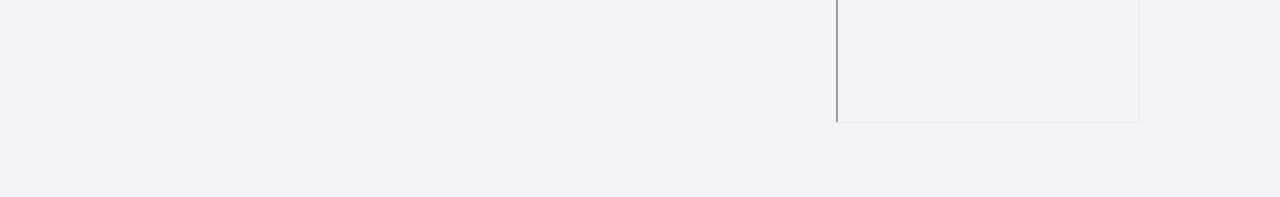
<file: ttt.html>
<!DOCTYPE html>
<html lang="he" dir="rtl">
<head>
<meta charset="UTF-8">
<meta name="viewport" content="width=device-width, initial-scale=1.0">
<link rel="preconnect" href="https://fonts.googleapis.com">
<link rel="preconnect" href="https://fonts.gstatic.com" crossorigin>
<link href="https://fonts.googleapis.com/css2?family=Assistant:wght@200..800&family=Rubik:ital,wght@0,300..900;1,300..900&family=Varela+Round&display=swap" rel="stylesheet">
<title>Archive Page</title>
<link rel="stylesheet"
href="https://cdn.plyr.io/3.7.8/plyr.css" />

<script src="https://cdn.plyr.io/3.7.8/plyr.polyfilled.js"></script>
<style>
  *{
    margin:0;
    padding:0;
    box-sizing:border-box;
    font-family: Arial, sans-serif;
  }

  body{
    background:#F1F3F9;
    overflow-x:hidden;
  }

  /* תיקון ושיפור הקרוסלה */
/* תיקון ושיפור הקרוסלה */
  .hero-slider{
    position:relative;
    height:80vh;
    overflow:hidden;
    background:#002f5a; /* צבע הרקע שאליו התמונה תתמזג */
  }

  .slides{
    height:100%;
    display:flex;
    width: 100%;
    transition: transform .6s ease-in-out;
  }

  .slide{
    min-width: 100%;
    height: 100%;
    position: relative;
    display:flex;
    align-items:center;
  }

  /* תמונת רקע עם אפקט טשטוש/היעלמות בצד שמאל */
  .slide img.bg-image{
    position: absolute;
  left: 0;
  top: 0;
  /* width: 100%; */
  height: 100%;
  object-fit: cover;
  
  /* התמונה אטומה בשמאל (0%) ומתחילה להיעלם לקראת צד ימין (נמחקת לחלוטין ב-80%) */
  mask-image: linear-gradient(to right, rgba(0,0,0,1) 00%, rgba(0,0,0,0) 0%);
  -webkit-mask-image: linear-gradient(to right, rgba(0,0,0,1) 80%, rgba(0,0,0,0) 100%);
  }

  /* שכבת גרדיאנט משלימה למעבר חלק */
  .overlay{
    position: absolute;
  /* inset: 0; */ /* תוריד את ההערה מהקוד המקורי שלך כדי שיפרוס על הכל */
  inset: 0; 
  
  /* צבע כחול כהה ואטום בצד ימין, שהולך ונפתח לשקיפות בצד שמאל */
  background: linear-gradient(to left, #001f5a 10%, rgba(0, 31, 90, 0) 50%);
  z-index: 1;
  pointer-events: none;
  }

  /* שכבת הטשטוש הימנית המבוקשת */
  .blur-overlay {
    position: absolute;
    top: 0;
    right: 0;
    /* width: 40%; */
    height: 100%;
    background: hsla(219, 100%, 18%, 0.4);
    backdrop-filter: blur(15px);
    -webkit-backdrop-filter: blur(15px);
    z-index: 1;
    pointer-events: none;
  }


  /* סידור אלמנטים אנכי: לוגו -> טקסט -> כפתור */
  .content{
    position:absolute;
    top:50%;
    right:10%;
    transform:translateY(-50%);
    color:white;
    width:450px;
    z-index:2;
    display: flex;
    flex-direction: column;
    align-items: flex-start;
    gap: 15px;
  }

  .content .logo {
    width: 380px;
    height: auto;
    margin-bottom: 5px;
  }

  .content p{
    font-size:24px;
    line-height:1.5;
    font-family: "Rubik", sans-serif;
  }

  .btn{
    background:white;
    color:#001f5a;
    padding:12px 35px;
    border-radius:50px;
    text-decoration:none;
    font-weight:bold;
    display:inline-block;
    transition: 0.3s;
    box-shadow: 0 4px 15px rgba(0,0,0,0.2);
  }

  .btn:hover {
    background: #4dacec;
    color: white;
    transform: scale(1.05);
  }

  .arrow{
    position:absolute;
    top:50%;
    transform:translateY(-50%);
    width:50px;
    height:50px;
    border:none;
    border-radius:50%;
    cursor:pointer;
    font-size:18px;
    background: rgba(255, 255, 255, 0.8);
    color: #001f5a;
    z-index: 5;
    transition: 0.3s;
    display: flex;
    align-items: center;
    justify-content: center;
  }

  .arrow:hover {
    background: white;
    background: #4dacec;
    color: white;
  }

  .next{ right:20px; }
  .prev{ left:20px; }

  .dots{
    position:absolute;
    bottom:20px;
    left:50%;
    transform:translateX(-50%);
    display:flex;
    gap:8px;
    z-index:10;
  }

  .dot{
    width:10px;
    height:10px;
    border-radius:50%;
    background:rgba(255,255,255,0.4);
    cursor:pointer;
    transition: 0.3s;
  }

  .dot.active{
    background:#4dacec;
    width: 25px;
    border-radius: 10px;
  }

  /* עיצוב מחדש, מכווץ ואלגנטי ל-4 הכרטיסים */
  .cards-section{
    padding:30px 10px;
    max-width: 1900px;
    margin: 0 auto;
  }

  .cards{
    display:grid;
    grid-template-columns:repeat(4, 1fr); /* פריסה קבועה של 4 בשורה במסכים רחבים */
    gap:20px;
  }

  .card{
    background:white;
    border-radius:15px;
    overflow:hidden;
    transition:.3s;
    cursor:pointer;
    box-shadow: 0 5px 15px rgba(0,0,0,0.05);
    display: flex;
    flex-direction: column;
  }

  .card:hover{
    transform:translateY(-5px);
    box-shadow: 0 10px 25px rgba(0,0,0,0.12);
  }

  /* התאמת התמונה המלבנית כך שלא תימתח ותהיה מכווצת ויפה */
  .card-img-wrapper {
    position: relative;
    width: 100%;
    padding-top: 56.25%; /* יחס גובה-רוחב מושלם של 16:9 למלבן */
    overflow: hidden;
  }

  .card img{
    position: absolute;
    top: 0;
    left: 0;
    width:100%;
    height:100%;
    object-fit:cover;
  }

  .card-body{
    padding:15px;
    display: flex;
    flex-direction: column;
    gap: 10px;
    flex-grow: 1;
  }

  .duration-wrapper {
    display: flex;
  }

  .duration{
    background:#001f5a;
    color:white;
    padding:4px 10px;
    border-radius:20px;
    font-size:11px;
    font-weight: bold;
  }

  .card h3{
    color:#001f5a;
    font-size: 20px;
    line-height: 1.4;
    margin: 0;
    font-weight: bold;
    font-family: "Rubik", sans-serif;
  }

  /* עיצוב סליידרים תחתונים */
  .videos-slider{
    display:flex;
    gap:20px;
    overflow-x:auto;
    overflow-y:hidden;
    padding:20px;
    scroll-behavior:smooth;
    -webkit-overflow-scrolling:touch;
    margin-bottom:40px;
  }

  .videos-slider::-webkit-scrollbar{
    display:none;
  }

  .video-card{
    position:relative;
    flex:0 0 220px;
    height:380px;
    border-radius:18px;
    overflow:hidden;
    background:white;
    cursor:pointer;
    transition:.3s;
    box-shadow:0 8px 25px rgba(0,0,0,.15);
  }

  .video-card:hover{
    transform:translateY(-10px);
  }

  .video-card img{
    width:100%;
    height:100%;
    object-fit:cover;
  }

  .section-title{
    color:#001f5a;
    font-size:45px;
    margin:40px 20px 10px;
    font-weight:bold;
    font-family: "Rubik", sans-serif;
  }

  /* רספונסיביות למובייל ומסכים קטנים */
  @media(max-width:1024px){
    .cards{
      grid-template-columns: repeat(2, 1fr);
    }
  }

  @media(max-width:768px){
    .hero-slider{
      height:50vh;
    }
    .content{
      width:90%;
      right:5%;
    }
    .content h1{ font-size:34px; }
    .content p{ font-size:18px; }
    .content .logo { width: 150px; }
    .arrow{ width:40px; height:40px; font-size: 14px;}
    
    .cards{
      grid-template-columns: 1fr;
    }
    .video-card{
      flex:0 0 140px;
      height:250px;
    }
    .section-title{ font-size:35px; }
  }

@media(max-width:768px){

  .hero-slider{
    height:auto;
    background:#001f5a;
  }

  .slide{
    flex-direction:column;
    align-items:stretch;
    min-height:auto;
  }

  .slide img.bg-image{
    position:relative;
    width:100%;
    height:260px;
    object-fit:cover;

    mask-image:none;
    -webkit-mask-image:none;
  }

  .overlay,
  .blur-overlay{
    display:none;
  }

  .content{
    position:relative;
    top:auto;
    right:auto;
    transform:none;

    width:100%;
    padding:25px 20px 80px;
    background:#001f5a;

    display:flex;
    flex-direction:column;
    align-items:flex-start;
    text-align:right;
  }

  .content .logo{
    width:170px;
    max-width:70%;
    margin-bottom:15px;
  }

  .content p{
    font-size:16px;
    line-height:1.6;
    margin-bottom:15px;
  }

  .btn{
    padding:12px 24px;
    font-size:15px;
  }

  .dots{
    bottom:20px;
  }

  .arrow{
    display:none;
  }
}

@media(max-width:768px){

  /* באנר */

  .hero-slider{
    height:auto;
    background:#001f5a;
  }

  .slide{
    flex-direction:column;
    align-items:stretch;
    min-height:auto;
    position:relative;
  }

  .slide img.bg-image{
    position:relative;
    width:100%;
    height:260px;
    object-fit:cover;

    mask-image:none;
    -webkit-mask-image:none;
  }

  /* שכבת כחול כהה על התמונה */

  .slide::after{
    content:'';
    position:absolute;
    top:0;
    left:0;
    right:0;
    height:260px;

    background:
    linear-gradient(
      to bottom,
      rgba(0,31,90,.15),
      rgba(0,31,90,.6)
    );

    z-index:1;
    pointer-events:none;
  }

  .overlay,
  .blur-overlay{
    display:none;
  }

  .content{
    position:relative;
    top:auto;
    right:auto;
    transform:none;

    width:100%;
    padding:25px 20px 80px;

    background:#001f5a;

    display:flex;
    flex-direction:column;
    align-items:flex-end;

    text-align:right;
    z-index:3;
  }

  .content .logo{
    width:180px;
    max-width:75%;
    margin-bottom:15px;
  }

  .content p{
    font-size:16px;
    line-height:1.6;
    margin-bottom:15px;
  }

  .btn{
    padding:12px 24px;
    font-size:15px;
  }

  /* חצים */

  .arrow{
    display:flex;
    width:42px;
    height:42px;
    font-size:14px;

    background:rgba(0,31,90,.8);
    color:white;

    backdrop-filter:blur(10px);
  }

  .next{
    right:10px;
  }

  .prev{
    left:10px;
  }

  /* נקודות */

  .dots{
    bottom:20px;
  }

  /* 4 כרטיסים בגלילה אופקית */

  .cards{
    display:flex;
    gap:15px;

    overflow-x:auto;
    overflow-y:hidden;

    padding:0 15px 10px;

    scroll-snap-type:x mandatory;
    -webkit-overflow-scrolling:touch;
  }

  .cards::-webkit-scrollbar{
    display:none;
  }

  .card{
    flex:0 0 280px;
    scroll-snap-align:start;
  }

  /* כרטיסי הווידאו */

  .video-card{
    flex:0 0 160px;
    height:270px;
  }

  .section-title{
    font-size:28px;
    margin-right:15px;
  }
}


</style>

<link rel="stylesheet" href="https://cdnjs.cloudflare.com/ajax/libs/font-awesome/6.5.2/css/all.min.css">
</head>
<body>

<section class="hero-slider">
  <div class="slides">
    
    <div class="slide">
      <img src="images\2.png" class="bg-image">
      <div class="blur-overlay"></div>
      <div class="overlay"></div>
      <div class="content">
        <img src="טאב-removebg-preview.png" class="logo" alt="לוגו">
        <p>מיטב התוכניות במקום אחד</p>
        <a href="#" class="btn">כניסה</a>
      </div>
    </div>

    <div class="slide">
      <img src="ab6772ab000016926a64cad435ba379f72fc4238.jpg" class="bg-image">
      <div class="blur-overlay"></div>
      <div class="overlay"></div>
      <div class="content">
        <img src="כקכדעשד-1024x407.png" class="logo" alt="לוגו">
        <p>סדרת הרשת שתלווה אתכם בצעדים הראשונים החל מהשחרור ועד היציאה מן הבית של ההורים</p>
        <a href="#" class="btn">צפייה ישירה</a>
      </div>
    </div>

    <div class="slide">
      <img src="hq720 (1) (1).jpg" class="bg-image">
      <div class="blur-overlay"></div>
      <div class="overlay"></div>
      <div class="content">
        <img src="hq720-removebg-preview.png" class="logo" alt="לוגו">
        <p>נעמי רביע ומורן אלמוג בהסכת בו יפגשו וידברו עם אימהות שיקירהם נפצעו או נהרגו</p>
        <a href="#" class="btn">צפייה ישירה</a>
      </div>
    </div>

    <div class="slide">
      <img src="קולש בק אופיס.jpg" class="bg-image">
      <div class="blur-overlay"></div>
      <div class="overlay"></div>
      <div class="content">
        <img src="30_שנה_ללכתו_של_סשה_ארגוב__2_-removebg-preview.png" class="logo" alt="לוגו">
        <p>תכנים ב ffffלעדיים ואיכותיים</p>
        <a href="#" class="btn">צפייה ישירה</a>
      </div>
    </div>

    <div class="slide">
      <img src="aviva.jpg" class="bg-image">
      <div class="blur-overlay"></div>
      <div class="overlay"></div>
      <div class="content">
        <img src="טוב שבאתם לוגו חדש 1.png" class="logo" alt="לוגו">
        <p>תכנים בלעדיים ואיכותיים</p>
        <a href="#" class="btn">צפייה ישירה</a>
      </div>
    </div>

    <div class="slide">
      <img src="ep4.jpg" class="bg-image">
      <div class="blur-overlay"></div>
      <div class="overlay"></div>
      <div class="content">
        <img src="image-removebg-preview.png" class="logo" alt="לוגו">
        <p>תכנים בלעדיים ואיכותיים</p>
        <a href="#" class="btn">צפייה ישירה</a>
      </div>
    </div>

    <div class="slide">
      <img src="בתןך-הפודקאסט-פי-2-1.png" class="bg-image">
      <div class="blur-overlay"></div>
      <div class="overlay"></div>
      <div class="content">
        <img src="טוב שבאתם לוגו חדש 1.png" class="logo" alt="לוגו">
        <p>תכנים בלעדיים ואיכותיים</p>
        <a href="#" class="btn">צפייה ישירה</a>
      </div>
    </div>

  </div>

  <button class="arrow prev">
    <i class="fa-solid fa-chevron-left"></i>
  </button>
  <button class="arrow next">
    <i class="fa-solid fa-chevron-right"></i>
  </button>

  <div class="dots"></div>
</section>

<section class="cards-section">
  <div class="cards">

    <div class="card">
      <div class="card-img-wrapper">
        <img src="בתןך-הפודקאסט-פי-2jpg-1.jpeg">
      </div>
      <div class="card-body">
        <h3>טוב שבאתם | נונו | 10.3.25</h3>
      </div>
    </div>

    <div class="card">
      <div class="card-img-wrapper">
        <img src="טאב הוריזונטל טו בשבט.jpg">
      </div>
      <div class="card-body">
        <h3>טוב שבאתם | נונו | 10.3.25</h3>
      </div>
    </div>

    <div class="card">
      <div class="card-img-wrapper">
        <img src="קולש בק אופיס.jpg">
      </div>
      <div class="card-body">
        <h3>טוב שבאתם | נונו | 10.3.25</h3>
      </div>
    </div>

    <div class="card">
      <div class="card-img-wrapper">
        <img src="ep4.jpg">
      </div>
      <div class="card-body">
        <h3>טוב שבאתם | נונו | 10.3.25</h3>
      </div>
    </div>

  </div>
</section>

<div class="grid-wrapper">
  <div class="grid-background"></div>

  <section class="cards-section" style="background-color: transparent;">
    <h1 class="section-title">סדרות רשת</h1>
    <div class="videos-slider">
        <div class="video-card"><img src="תמונה ארוכה מאד פי 2.png"></div>
        <div class="video-card"><img src="תמונה ארוכה מאד פי 2.png"></div>
        <div class="video-card"><img src="תמונה ארוכה מאד פי 2.png"></div>
        <div class="video-card"><img src="תמונה ארוכה מאד פי 2.png"></div>
        <div class="video-card"><img src="תמונה ארוכה מאד פי 2.png"></div>
    </div>

    <h1 class="section-title">תרבות ופנאי</h1>
    <div class="videos-slider">
        <div class="video-card"><img src="תמונה ארוכה מאד פי 2.png"></div>
        <div class="video-card"><img src="תמונה ארוכה מאד פי 2.png"></div>
        <div class="video-card"><img src="תמונה ארוכה מאד פי 2.png"></div>
        <div class="video-card"><img src="תמונה ארוכה מאד פי 2.png"></div>
        <div class="video-card"><img src="תמונה ארוכה מאד פי 2.png"></div>
    </div>

    <h1 class="section-title">הסכתים</h1>
    <div class="videos-slider">
        <div class="video-card"><img src="תמונה-ארוכה-מאד-פי-2.png"></div>
        <div class="video-card"><img src="תמונה ארוכה מאד פי 2.png"></div>
        <div class="video-card"><img src="תמונה ארוכה מאד פי 2.png"></div>
        <div class="video-card"><img src="תמונה ארוכה מאד פי 2.png"></div>
        <div class="video-card"><img src="תמונה ארוכה מאד פי 2.png"></div>
    </div>

    <h1 class="section-title">חגים ומועדים</h1>
    <div class="videos-slider">
        <div class="video-card"><img src="תמונה ארוכה מאד פי 2.png"></div>
        <div class="video-card"><img src="תמונה ארוכה מאד פי 2.png"></div>
        <div class="video-card"><img src="תמונה ארוכה מאד פי 2.png"></div>
        <div class="video-card"><img src="תמונה ארוכה מאד פי 2.png"></div>
        <div class="video-card"><img src="תמונה ארוכה מאד פי 2.png"></div>
    </div>

<div class="plyr__video-embed" id="player" style="margin: 40px auto; max-width: 1000px;">
    <iframe
        src="https://www.youtube.com/embed/vVnMKAuHqIM?si=Rn-xq_I6MAvSxFIC"
        >
    </iframe>
</div>


  </section>
</div>

<script>
  const slidesContainer = document.querySelector('.slides');
  const slides = document.querySelectorAll('.slide');
  const prevBtn = document.querySelector('.prev');
  const nextBtn = document.querySelector('.next');
  const dotsContainer = document.querySelector('.dots');

  let currentIndex = 0;

  // יצירת נקודות ניווט בצורה דינמית לפי כמות הסליידים
  slides.forEach((_, index) => {
    const dot = document.createElement('div');
    dot.classList.add('dot');
    if (index === 0) dot.classList.add('active');
    dot.addEventListener('click', () => goToSlide(index));
    dotsContainer.appendChild(dot);
  });

  const dots = document.querySelectorAll('.dot');

  function updateSlider() {
    // בגלל כיוון ה-RTL (ימין לשמאל), נזיז באמצעות transform חיובי
    slidesContainer.style.transform = `translateX(${currentIndex * 100}%)`;
    
    // עדכון נקודות אקטיביות
    dots.forEach((dot, index) => {
      dot.classList.toggle('active', index === currentIndex);
    });
  }

  function goToSlide(index) {
    currentIndex = index;
    updateSlider();
  }

  // התאמת כיווני החצים לאתר בעברית (RTL)
  nextBtn.addEventListener('click', () => {
    if (currentIndex < slides.length - 1) {
      currentIndex++;
    } else {
      currentIndex = 0; // חוזר להתחלה
    }
    updateSlider();
  });

  prevBtn.addEventListener('click', () => {
    if (currentIndex > 0) {
      currentIndex--;
    } else {
      currentIndex = slides.length - 1; // הולך לסוף
    }
    updateSlider();
  });


const player = new Plyr('#player', {
    tooltips: {
        controls: true,
        seek: true
    },

    i18n: {
        restart: 'הפעל מחדש',
        rewind: 'אחורה {seektime} שניות',
        play: 'נגן',
        pause: 'השהה',
        fastForward: 'קדימה {seektime} שניות',
        seek: 'חפש',
        seekLabel: '{currentTime} מתוך {duration}',
        played: 'נוגן',
        buffered: 'נטען',
        currentTime: 'זמן נוכחי',
        duration: 'משך',
        volume: 'עוצמת קול',
        mute: 'השתק',
        unmute: 'בטל השתקה',
        enableCaptions: 'הפעל כתוביות',
        disableCaptions: 'כבה כתוביות',
        download: 'הורד',
        enterFullscreen: 'מסך מלא',
        exitFullscreen: 'צא ממסך מלא',
        frameTitle: 'נגן עבור {title}',
        captions: 'כתוביות',
        settings: 'הגדרות',
        speed: 'מהירות',
        normal: 'רגיל',
        quality: 'איכות',
        loop: 'לולאה'
    }
});

let startX = 0;
let endX = 0;

slidesContainer.addEventListener("touchstart", e => {
  startX = e.touches[0].clientX;
});

slidesContainer.addEventListener("touchend", e => {

  endX = e.changedTouches[0].clientX;

  if(startX - endX > 50){

    currentIndex =
      currentIndex < slides.length - 1
      ? currentIndex + 1
      : 0;

    updateSlider();
  }

  if(endX - startX > 50){

    currentIndex =
      currentIndex > 0
      ? currentIndex - 1
      : slides.length - 1;

    updateSlider();
  }

});


</script>

</body>
</html>
</file>
<file: styles2.css>
/*=============== GOOGLE FONTS ===============*/
@import url("https://fonts.googleapis.com/css2?family=Bai+Jamjuree:wght@400;500;600&display=swap");

/*=============== VARIABLES CSS ===============*/

a {
  text-decoration: none;
}

img {
  display: block;
  max-width: 100%;
  height: auto;
}

/*=============== CARD ===============*/
.container {
  display: flex;
  justify-content: center;
}

.card__container {
  padding-block: 2.5rem;
  /* overflow: hidden; */
  margin-bottom: 50px;
  padding-bottom: 50px;
}

.card__content {
  margin-inline: 1.75rem;
  border-radius: 1.25rem;
  overflow: hidden;
}

.card__article {
  border-radius: 20px;
  overflow: hidden; /* 🔥 חשוב */
  width: auto;

}

.card__image {
  position: relative;
  background-color: var(--first-color-light);
  margin-bottom: -.75rem;
overflow: hidden; 
}

.card__image:hover .card__img {
transform: scale(1.1);
}

.card__img {
  height: max-content;
    border-radius: 0px; /* או 0 אם אתה רוצה ללא מסגרת */
  margin: 0 auto;
  position: relative;
  z-index: 5;
  transition: transform 0.4s ease;
  height: 555px;
  object-fit: cover;

}

.card__shadow {
  width: 200px;
  height: 200px;
  background-color: var(--first-color-alt);
  border-radius: 10px;
  position: absolute;
  top: 3.75rem;
  left: 0;
  right: 0;
  margin-inline: auto;
  filter: blur(45px);
}

.card__name {
  font-size: var(--h2-font-size);
  color: var(--second-color);
  margin-bottom: .75rem;
}

.card__description {
  font-weight: 500;
  margin-bottom: 1.75rem;
}

.card__button {
  display: inline-block;
  background-color: var(--first-color);
  padding: .75rem 1.5rem;
  border-radius: .25rem;
  color: var(--dark-color);
  font-weight: 600;
}

/* Swiper class */
.swiper-button-prev:after,
.swiper-button-next:after {
  content: "";
}



/* חיצים לא יעברו padding מוגזם */
.swiper-button-prev, .swiper-button-next {
    padding: 0;
}

.swiper-pagination-bullet {
  background-color: whitesmoke;
  opacity: 1;
  width: 18px;
  height: 18px;
  transition: 0.3s;
}

.swiper-pagination-bullet-active {
  background-color: #FAF4B9;
    transform: scale(1.4);

}

.swiper-pagination-bullet,
.swiper-pagination-bullet-active {
  transform: none !important;
  transition: none !important;
}


/*=============== BREAKPOINTS ===============*/
/* For small devices */
@media screen and (max-width: 320px) {
  .card__data {
    padding: 1rem;
  }
}

/* For medium devices */
@media screen and (min-width: 768px) {
  .card__content {
    margin-inline: 3rem;
  }



}

/* For large devices */
@media screen and (min-width: 1120px) {
  .card__container {
    max-width: 1120px;
  }

  .swiper-button-prev {
    left: -1rem;
  }
  .swiper-button-next {
    right: -1rem;
  }
}

.song-container {
  display: flex;
  gap: 30px;
}

/* 📱 מובייל */
@media screen and (max-width: 768px) {
  .song-container {
    flex-direction: column; /* הכל אחד מתחת לשני */
  }

  .song-info {
    order: -1; /* 🔥 מעביר למעלה */
    padding-left: 0 !important;
  }

  .song-img {
    display: none; /* כבר עשית, טוב */
  }

  .song-lyrics {
    order: 2;
  }

    .swiper-button-next,
  .swiper-button-prev {
    display: none !important;
  }
}

@media screen and (max-width: 768px) {
  .card__content {
    margin-inline: 0; /* מבטל רווחים מהצדדים */
  }

  .card__img {
    border-radius: 0px; /* או 0 אם אתה רוצה ללא מסגרת */
  margin: 0 auto;
  position: relative;
  z-index: 5;
  transition: transform 0.4s ease;
  width: 100%;
  height: 555px;
  object-fit: cover;
  }

  .card__article {
  border-radius: 20px;
  overflow: hidden; /* 🔥 חשוב */
  width: auto;

}

  .swiper {
    width: 100%;
  }

  .card__article {
    width: 80%; /* 🔥 גורם לכרטיס להיות גדול */
  }
}


@media screen and (max-width: 768px) {
  .swiper-pagination {
    display: none;
  }
}

@media screen and (max-width: 768px) {
  .card__content {
    overflow: visible; /* 🔥 מאפשר לראות את ההצצה */
  }

  .swiper-slide {
    transition: transform 0.3s;
  }

    .swiper-button-next,
  .swiper-button-prev {
    display: none !important;
  }
}

@media screen and (max-width: 768px) {

  .swiper {
    direction: rtl; /* 🔥 זה הקסם */
  }

  .card__content {
    margin-inline: 0;
    overflow: visible; /* כדי לראות הצצה */
  }

  .swiper-slide {
    width: auto;
  }

  .card__container {
    padding-block: 2.5rem;
    overflow: hidden;
    margin-bottom: 50px;
    padding-bottom: 50px;
}
}

@media screen and (max-width: 768px) {
  .banner {
    display: flex;
    justify-content: space-between;
    align-items: center;
    position: relative;
    min-height: 500px;
  }


  .banner .big-logo {
    position: absolute;
    top: 50%;
    left: 50%;
    transform: translate(-50%, -50%);
    width: 60%;
    padding: 0;
    z-index: 10;
  }

  .banner .big-logo img {
    width: 100%;
    height: auto;
  }
}
</file>
<file: styles3.css>
/*=============== GOOGLE FONTS ===============*/
@import url("https://fonts.googleapis.com/css2?family=Bai+Jamjuree:wght@400;500;600&display=swap");

/*=============== VARIABLES CSS ===============*/

a {
  text-decoration: none;
}

img {
  display: block;
  max-width: 100%;
  height: auto;
}

/*=============== CARD ===============*/
.container {
  display: flex;
  justify-content: center;
}

.card__container {
  padding-block: 2.5rem;
  /* overflow: hidden; */
  margin-bottom: 50px;
  padding-bottom: 50px;
}

.card__content {
  margin-inline: 1.75rem;
  border-radius: 1.25rem;
  overflow: hidden;
}

.card__article {
  border-radius: 20px;
  overflow: hidden; /* 🔥 חשוב */
  width: auto;

}

.card__image {
  position: relative;
  background-color: var(--first-color-light);
  margin-bottom: -.75rem;
overflow: hidden; 
}

.card__image:hover .card__img {
transform: scale(1.1);
}

.card__img {
  height: max-content;
    border-radius: 0px; /* או 0 אם אתה רוצה ללא מסגרת */
  margin: 0 auto;
  position: relative;
  z-index: 5;
  transition: transform 0.4s ease;
  height: 555px;
  object-fit: cover;

}

.card__shadow {
  width: 200px;
  height: 200px;
  background-color: var(--first-color-alt);
  border-radius: 10px;
  position: absolute;
  top: 3.75rem;
  left: 0;
  right: 0;
  margin-inline: auto;
  filter: blur(45px);
}

.card__name {
  font-size: var(--h2-font-size);
  color: var(--second-color);
  margin-bottom: .75rem;
}

.card__description {
  font-weight: 500;
  margin-bottom: 1.75rem;
}

.card__button {
  display: inline-block;
  background-color: var(--first-color);
  padding: .75rem 1.5rem;
  border-radius: .25rem;
  color: var(--dark-color);
  font-weight: 600;
}

/* Swiper class */
.swiper-button-prev:after,
.swiper-button-next:after {
  content: "";
}



/* חיצים לא יעברו padding מוגזם */
.swiper-button-prev, .swiper-button-next {
    padding: 0;
}

.swiper-pagination-bullet {
  background-color: whitesmoke;
  opacity: 1;
  width: 18px;
  height: 18px;
  transition: 0.3s;
}

.swiper-pagination-bullet-active {
  background-color: #FAF4B9;
    transform: scale(1.4);

}

.swiper-pagination-bullet,
.swiper-pagination-bullet-active {
  transform: none !important;
  transition: none !important;
}


/*=============== BREAKPOINTS ===============*/
/* For small devices */
@media screen and (max-width: 320px) {
  .card__data {
    padding: 1rem;
  }
}

/* For medium devices */
@media screen and (min-width: 768px) {
  .card__content {
    margin-inline: 3rem;
  }



}

/* For large devices */
@media screen and (min-width: 1120px) {
  .card__container {
    max-width: 1120px;
  }

  .swiper-button-prev {
    left: -1rem;
  }
  .swiper-button-next {
    right: -1rem;
  }
}

.song-container {
  display: flex;
  gap: 30px;
}

/* 📱 מובייל */
@media screen and (max-width: 768px) {
  .song-container {
    flex-direction: column; /* הכל אחד מתחת לשני */
  }

  .song-info {
    order: -1; /* 🔥 מעביר למעלה */
    padding-left: 0 !important;
  }

  .song-img {
    display: none; /* כבר עשית, טוב */
  }

  .song-lyrics {
    order: 2;
  }

    .swiper-button-next,
  .swiper-button-prev {
    display: none !important;
  }
}

@media screen and (max-width: 768px) {
  .card__content {
    margin-inline: 0; /* מבטל רווחים מהצדדים */
  }

  .card__img {
    border-radius: 0px; /* או 0 אם אתה רוצה ללא מסגרת */
  margin: 0 auto;
  position: relative;
  z-index: 5;
  transition: transform 0.4s ease;
  width: 100%;
  height: 555px;
  object-fit: cover;
  }

  .card__article {
  border-radius: 20px;
  overflow: hidden; /* 🔥 חשוב */
  width: auto;

}

  .swiper {
    width: 100%;
  }

  .card__article {
    width: 80%; /* 🔥 גורם לכרטיס להיות גדול */
  }
}


@media screen and (max-width: 768px) {
  .swiper-pagination {
    display: none;
  }
}

@media screen and (max-width: 768px) {
  .card__content {
    overflow: visible; /* 🔥 מאפשר לראות את ההצצה */
  }

  .swiper-slide {
    transition: transform 0.3s;
  }

    .swiper-button-next,
  .swiper-button-prev {
    display: none !important;
  }
}

@media screen and (max-width: 768px) {

  .swiper {
    direction: rtl; /* 🔥 זה הקסם */
  }

  .card__content {
    margin-inline: 0;
    overflow: visible; /* כדי לראות הצצה */
  }

  .swiper-slide {
    width: auto;
  }

  .card__container {
    padding-block: 2.5rem;
    overflow: hidden;
    margin-bottom: 50px;
    padding-bottom: 50px;
}
}

@media screen and (max-width: 768px) {
  .banner {
    display: flex;
    justify-content: space-between;
    align-items: center;
    position: relative;
    min-height: 500px;
  }


  .banner .big-logo {
    position: absolute;
    top: 50%;
    left: 50%;
    transform: translate(-50%, -50%);
    width: 60%;
    padding: 0;
    z-index: 10;
  }

  .banner .big-logo img {
    width: 100%;
    height: auto;
  }
}
</file>
